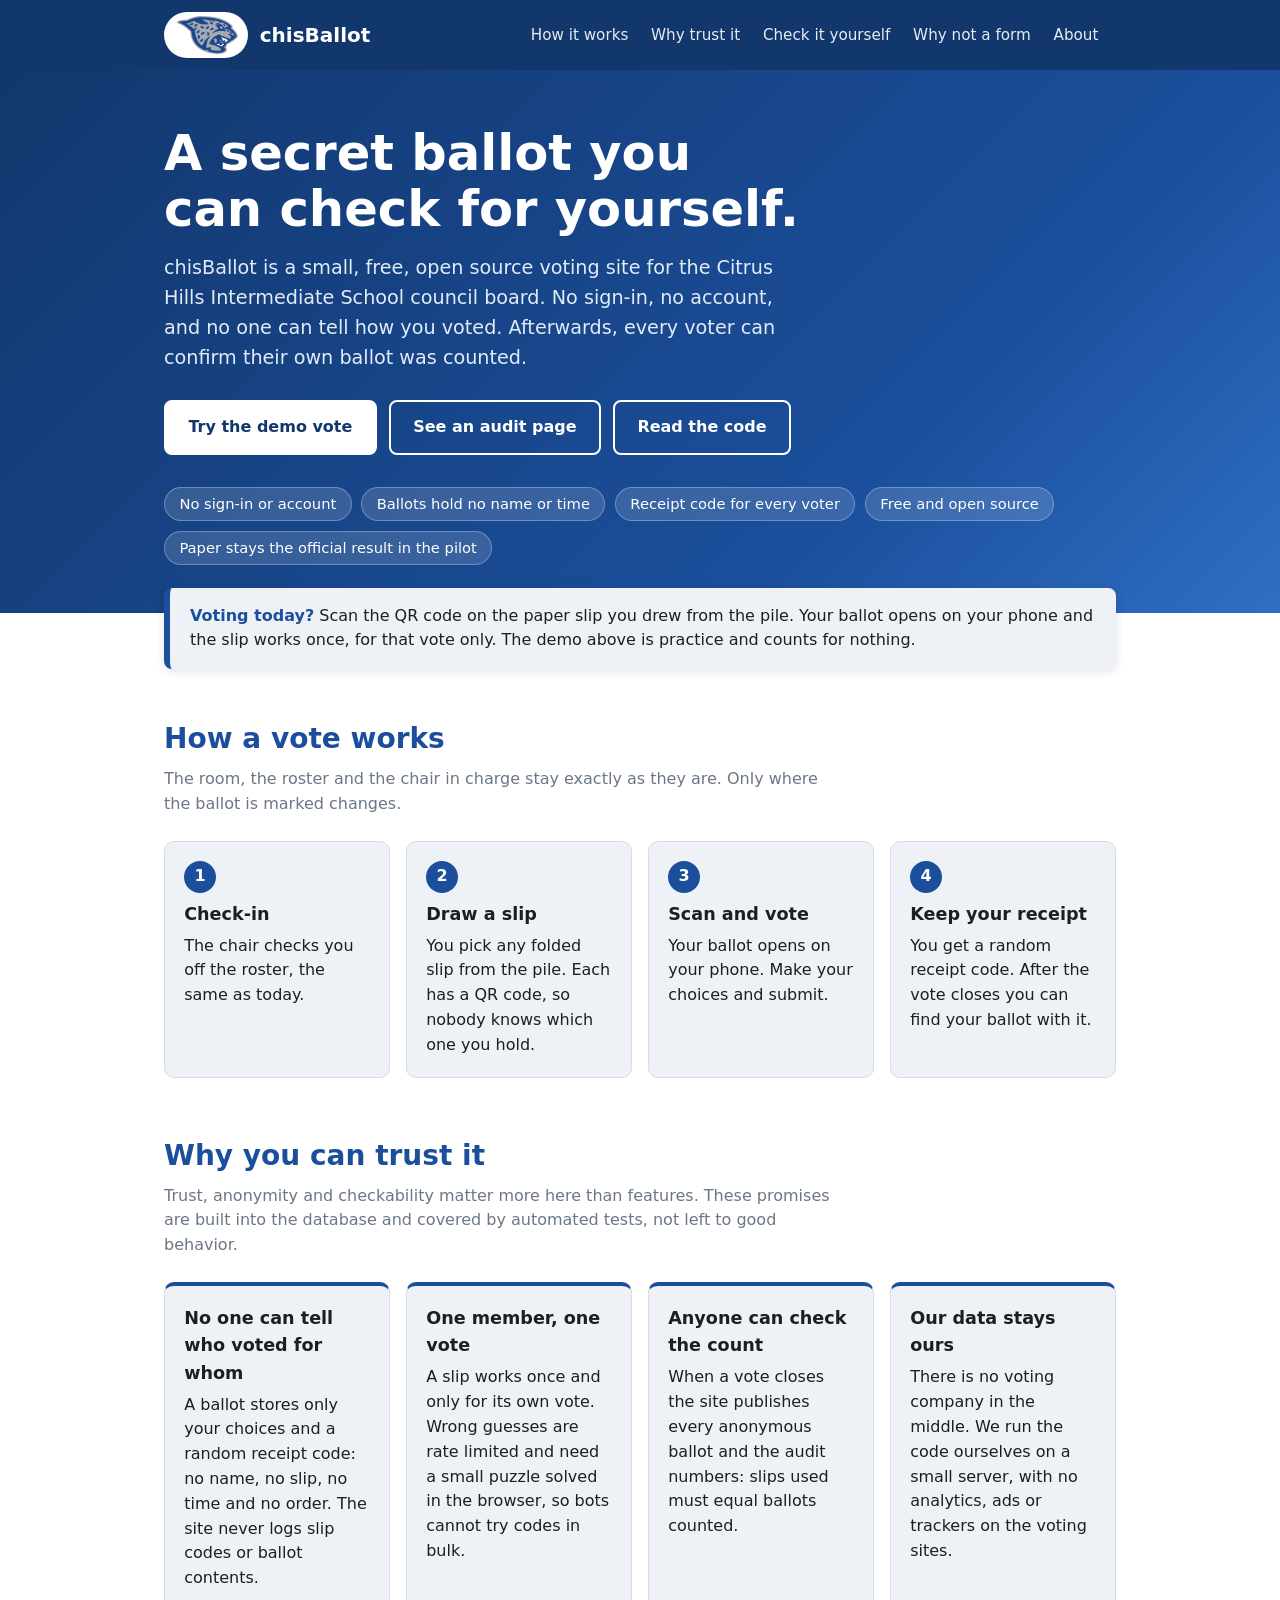
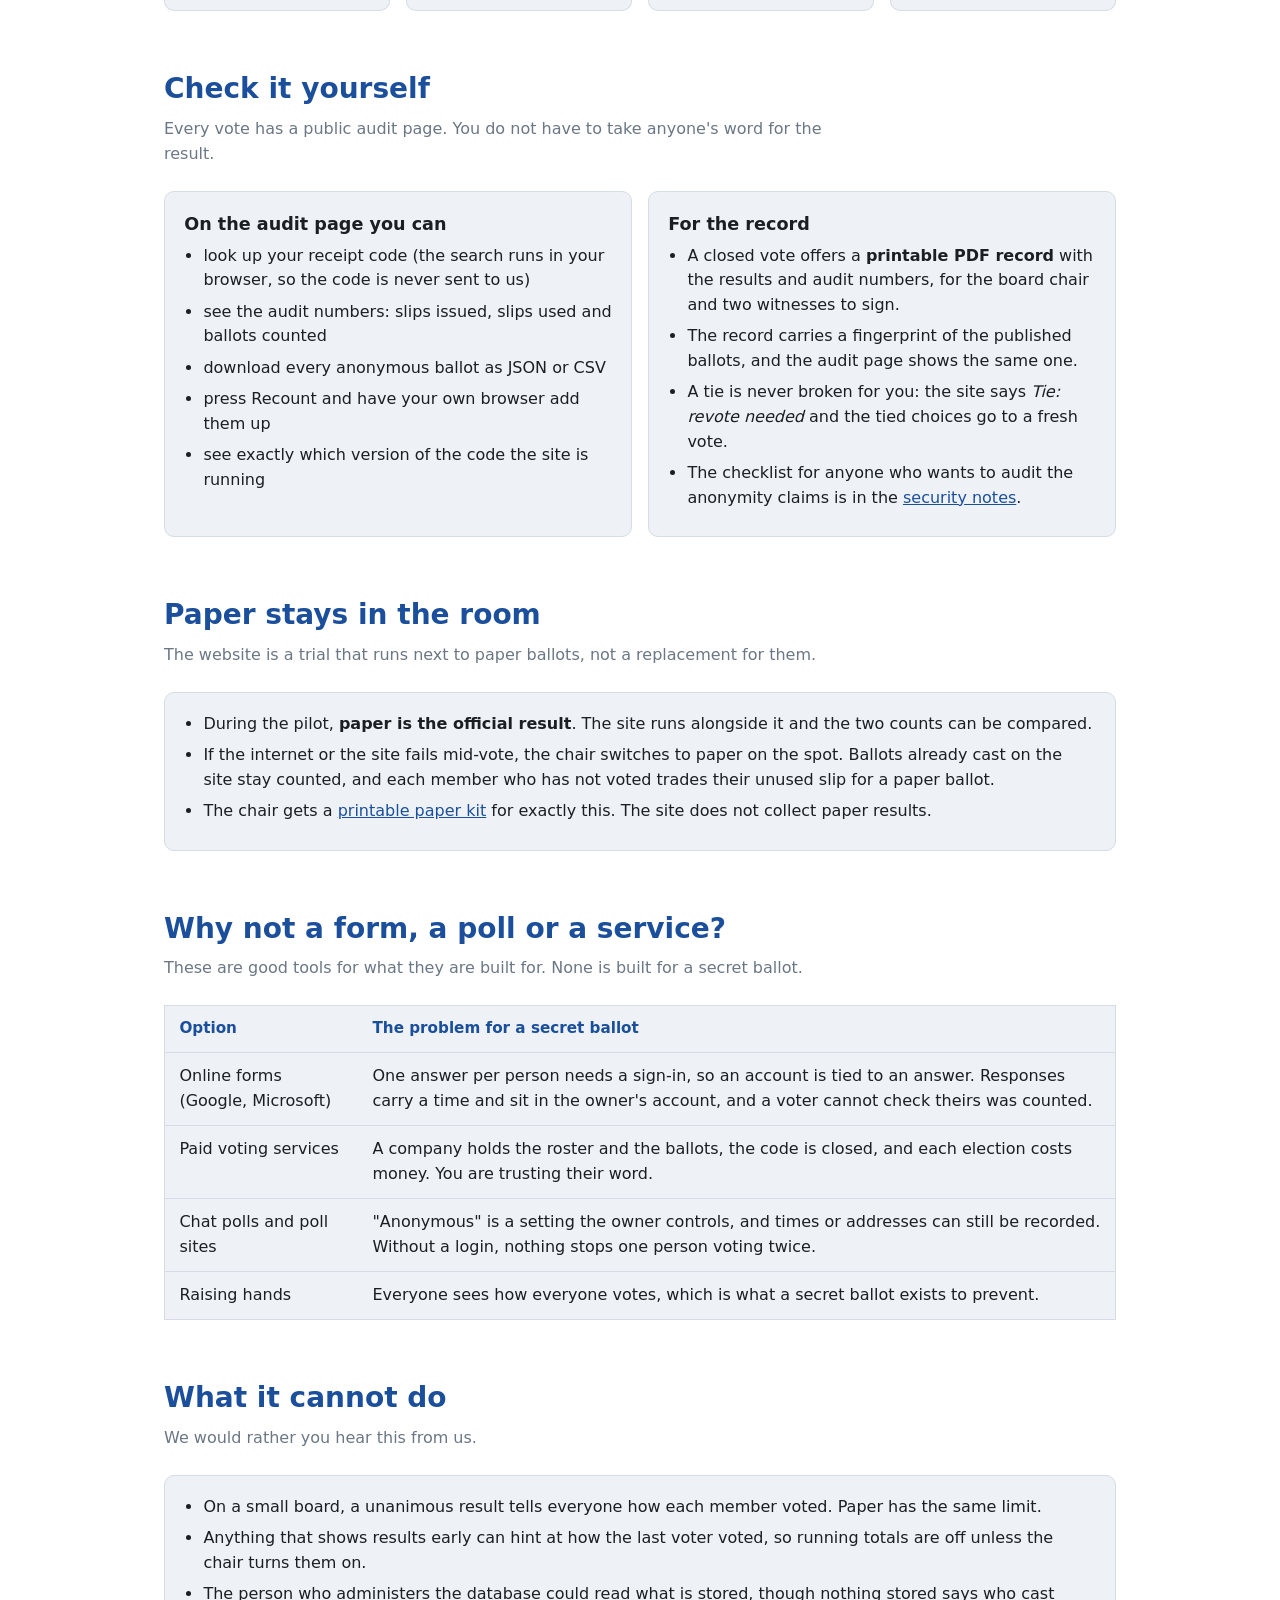
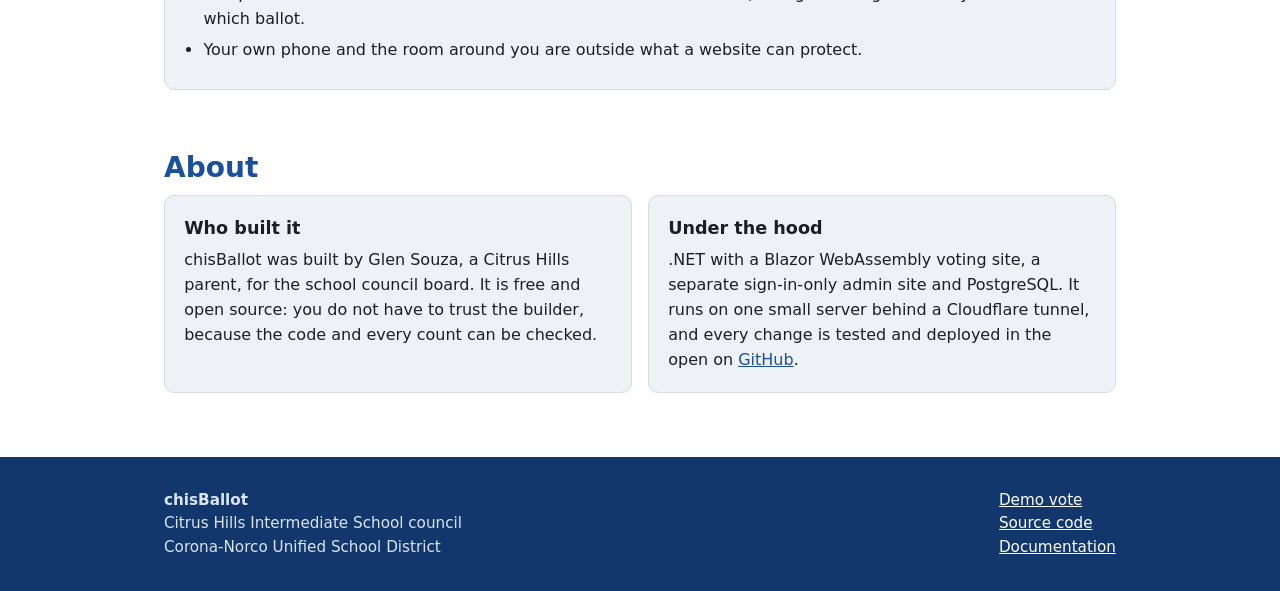
<file: site/index.html>
<!doctype html>
<html lang="en">
<head>
  <meta charset="utf-8">
  <meta name="viewport" content="width=device-width, initial-scale=1">
  <title>chisBallot: secret, checkable voting for the Citrus Hills school council</title>
  <meta name="description" content="A small open source voting site for the Citrus Hills Intermediate School council board. No sign-in, no account, a secret ballot, and a result every voter can check.">
  <meta name="theme-color" content="#1b4f9c">
  <meta property="og:title" content="chisBallot">
  <meta property="og:description" content="Secret, checkable voting for the Citrus Hills Intermediate School council. Free and open source.">
  <meta property="og:image" content="https://www.chisballot.org/logo.png">
  <link rel="icon" type="image/png" href="favicon.png">
  <style>
    :root {
      --blue: #1b4f9c; --blue-light: #2f6fc4; --blue-dark: #12376d;
      --gray: #6b7785; --ink: #1b1f24;
      --bg: #ffffff; --card: #eef2f7; --line: #d5dce6;
    }
    @media (prefers-color-scheme: dark) {
      :root { --bg: #11151b; --card: #1a212b; --ink: #e8edf3; --gray: #a3afbd; --line: #2b3542; --blue: #6ea2ec; --blue-light: #8db8f5; }
      .hero { background: linear-gradient(135deg, #12376d, #1b4f9c); }
    }
    * { box-sizing: border-box; }
    html { scroll-behavior: smooth; }
    body { margin: 0; font-family: system-ui, -apple-system, "Segoe UI", Roboto, sans-serif; line-height: 1.55; color: var(--ink); background: var(--bg); }
    a { color: var(--blue); }
    a:focus-visible, .btn:focus-visible { outline: 3px solid var(--blue-light); outline-offset: 2px; }
    .wrap { max-width: 62rem; margin: 0 auto; padding: 0 1.25rem; }

    header.top { background: var(--blue-dark); color: #fff; }
    header.top .wrap { display: flex; flex-wrap: wrap; align-items: center; justify-content: space-between; gap: 0.5rem 1.5rem; padding-top: 0.75rem; padding-bottom: 0.75rem; }
    .brand { display: inline-flex; align-items: center; gap: 0.75rem; color: #fff; text-decoration: none; font-weight: 700; font-size: 1.25rem; }
    .logo-chip { height: 2.4rem; width: auto; background: #fff; border-radius: 999px; padding: 0.25rem 0.6rem; box-sizing: content-box; }
    nav a { color: #fff; text-decoration: none; margin-right: 1.1rem; font-size: 0.95rem; opacity: 0.9; }
    nav a:hover { opacity: 1; text-decoration: underline; }

    .hero { background: linear-gradient(135deg, var(--blue-dark), var(--blue) 70%, var(--blue-light)); color: #fff; padding: 3.5rem 0 3rem; }
    .hero h1 { font-size: clamp(2rem, 5vw, 3.1rem); line-height: 1.12; margin: 0 0 1rem; max-width: 40rem; }
    .hero p.lead { font-size: 1.2rem; max-width: 40rem; margin: 0 0 1.75rem; color: #e3ebf7; }
    .actions { display: flex; flex-wrap: wrap; gap: 0.75rem; }
    .btn { display: inline-block; padding: 0.8rem 1.4rem; border-radius: 8px; font-weight: 700; text-decoration: none; border: 2px solid #fff; }
    .btn.primary { background: #fff; color: var(--blue-dark); }
    .btn.ghost { color: #fff; }
    .btn:hover { filter: brightness(0.93); }

    .facts { display: flex; flex-wrap: wrap; gap: 0.6rem; list-style: none; padding: 0; margin: 2rem 0 0; }
    .facts li { background: rgba(255, 255, 255, 0.14); border: 1px solid rgba(255, 255, 255, 0.28); border-radius: 999px; padding: 0.3rem 0.9rem; font-size: 0.92rem; }

    .voting-now { background: var(--card); border-left: 6px solid var(--blue); border-radius: 8px; padding: 1rem 1.25rem; margin: -1.6rem 0 0; position: relative; box-shadow: 0 2px 10px rgba(0, 0, 0, 0.12); }
    .voting-now strong { color: var(--blue); }

    section { padding: 3rem 0 0.5rem; }
    h2 { color: var(--blue); font-size: 1.75rem; margin: 0 0 0.4rem; }
    h3 { margin: 0 0 0.35rem; font-size: 1.1rem; }
    .sub { color: var(--gray); margin: 0 0 1.5rem; max-width: 42rem; }
    .grid { display: grid; gap: 1rem; grid-template-columns: repeat(auto-fit, minmax(12.5rem, 1fr)); }
    .card { background: var(--card); border-radius: 10px; padding: 1.2rem; border: 1px solid var(--line); }
    .card p { margin: 0; }
    .step-n { display: inline-flex; align-items: center; justify-content: center; width: 2rem; height: 2rem; border-radius: 50%; background: var(--blue); color: #fff; font-weight: 700; margin-bottom: 0.5rem; }
    .card.accent { border-top: 4px solid var(--blue); }

    table { width: 100%; border-collapse: collapse; background: var(--card); border: 1px solid var(--line); }
    th, td { text-align: left; padding: 0.7rem 0.9rem; vertical-align: top; border-bottom: 1px solid var(--line); }
    th { color: var(--blue); font-size: 0.95rem; }
    tr:last-child td { border-bottom: 0; }
    .scroll { overflow-x: auto; }

    ul.plain { margin: 0; padding-left: 1.2rem; }
    ul.plain li { margin-bottom: 0.4rem; }

    .two { display: grid; gap: 1rem; grid-template-columns: repeat(auto-fit, minmax(18rem, 1fr)); }
    footer { margin-top: 3.5rem; background: var(--blue-dark); color: #dbe4f2; padding: 2rem 0; font-size: 0.95rem; }
    footer a { color: #fff; }
    footer .cols { display: flex; flex-wrap: wrap; gap: 1.5rem 3rem; justify-content: space-between; }
  </style>
</head>
<body>
  <header class="top">
    <div class="wrap">
      <a class="brand" href="/"><img class="logo-chip" src="logo.png" alt="Citrus Hills Intermediate School jaguar" width="360" height="214">chisBallot</a>
      <nav aria-label="Sections">
        <a href="#how">How it works</a>
        <a href="#trust">Why trust it</a>
        <a href="#check">Check it yourself</a>
        <a href="#why">Why not a form</a>
        <a href="#about">About</a>
      </nav>
    </div>
  </header>

  <div class="hero">
    <div class="wrap">
      <h1>A secret ballot you can check for yourself.</h1>
      <p class="lead">chisBallot is a small, free, open source voting site for the Citrus Hills Intermediate School council board. No sign-in, no account, and no one can tell how you voted. Afterwards, every voter can confirm their own ballot was counted.</p>
      <div class="actions">
        <a class="btn primary" href="https://vote.chisballot.org/e/demo">Try the demo vote</a>
        <a class="btn ghost" href="https://vote.chisballot.org/audit/demo">See an audit page</a>
        <a class="btn ghost" href="https://github.com/glensouza/chisBallot">Read the code</a>
      </div>
      <ul class="facts">
        <li>No sign-in or account</li>
        <li>Ballots hold no name or time</li>
        <li>Receipt code for every voter</li>
        <li>Free and open source</li>
        <li>Paper stays the official result in the pilot</li>
      </ul>
    </div>
  </div>

  <main class="wrap">
    <div class="voting-now">
      <strong>Voting today?</strong> Scan the QR code on the paper slip you drew from the pile. Your ballot opens on your phone and the slip works once, for that vote only. The demo above is practice and counts for nothing.
    </div>

    <section id="how">
      <h2>How a vote works</h2>
      <p class="sub">The room, the roster and the chair in charge stay exactly as they are. Only where the ballot is marked changes.</p>
      <div class="grid">
        <div class="card"><span class="step-n">1</span><h3>Check-in</h3><p>The chair checks you off the roster, the same as today.</p></div>
        <div class="card"><span class="step-n">2</span><h3>Draw a slip</h3><p>You pick any folded slip from the pile. Each has a QR code, so nobody knows which one you hold.</p></div>
        <div class="card"><span class="step-n">3</span><h3>Scan and vote</h3><p>Your ballot opens on your phone. Make your choices and submit.</p></div>
        <div class="card"><span class="step-n">4</span><h3>Keep your receipt</h3><p>You get a random receipt code. After the vote closes you can find your ballot with it.</p></div>
      </div>
    </section>

    <section id="trust">
      <h2>Why you can trust it</h2>
      <p class="sub">Trust, anonymity and checkability matter more here than features. These promises are built into the database and covered by automated tests, not left to good behavior.</p>
      <div class="grid">
        <div class="card accent"><h3>No one can tell who voted for whom</h3><p>A ballot stores only your choices and a random receipt code: no name, no slip, no time and no order. The site never logs slip codes or ballot contents.</p></div>
        <div class="card accent"><h3>One member, one vote</h3><p>A slip works once and only for its own vote. Wrong guesses are rate limited and need a small puzzle solved in the browser, so bots cannot try codes in bulk.</p></div>
        <div class="card accent"><h3>Anyone can check the count</h3><p>When a vote closes the site publishes every anonymous ballot and the audit numbers: slips used must equal ballots counted.</p></div>
        <div class="card accent"><h3>Our data stays ours</h3><p>There is no voting company in the middle. We run the code ourselves on a small server, with no analytics, ads or trackers on the voting sites.</p></div>
      </div>
    </section>

    <section id="check">
      <h2>Check it yourself</h2>
      <p class="sub">Every vote has a public audit page. You do not have to take anyone's word for the result.</p>
      <div class="two">
        <div class="card">
          <h3>On the audit page you can</h3>
          <ul class="plain">
            <li>look up your receipt code (the search runs in your browser, so the code is never sent to us)</li>
            <li>see the audit numbers: slips issued, slips used and ballots counted</li>
            <li>download every anonymous ballot as JSON or CSV</li>
            <li>press Recount and have your own browser add them up</li>
            <li>see exactly which version of the code the site is running</li>
          </ul>
        </div>
        <div class="card">
          <h3>For the record</h3>
          <ul class="plain">
            <li>A closed vote offers a <strong>printable PDF record</strong> with the results and audit numbers, for the board chair and two witnesses to sign.</li>
            <li>The record carries a fingerprint of the published ballots, and the audit page shows the same one.</li>
            <li>A tie is never broken for you: the site says <em>Tie: revote needed</em> and the tied choices go to a fresh vote.</li>
            <li>The checklist for anyone who wants to audit the anonymity claims is in the <a href="https://github.com/glensouza/chisBallot/blob/main/docs/anonymity-and-security.md">security notes</a>.</li>
          </ul>
        </div>
      </div>
    </section>

    <section id="paper">
      <h2>Paper stays in the room</h2>
      <p class="sub">The website is a trial that runs next to paper ballots, not a replacement for them.</p>
      <div class="card">
        <ul class="plain">
          <li>During the pilot, <strong>paper is the official result</strong>. The site runs alongside it and the two counts can be compared.</li>
          <li>If the internet or the site fails mid-vote, the chair switches to paper on the spot. Ballots already cast on the site stay counted, and each member who has not voted trades their unused slip for a paper ballot.</li>
          <li>The chair gets a <a href="https://github.com/glensouza/chisBallot/blob/main/docs/paper-fallback.md">printable paper kit</a> for exactly this. The site does not collect paper results.</li>
        </ul>
      </div>
    </section>

    <section id="why">
      <h2>Why not a form, a poll or a service?</h2>
      <p class="sub">These are good tools for what they are built for. None is built for a secret ballot.</p>
      <div class="scroll">
        <table>
          <thead><tr><th>Option</th><th>The problem for a secret ballot</th></tr></thead>
          <tbody>
            <tr><td>Online forms (Google, Microsoft)</td><td>One answer per person needs a sign-in, so an account is tied to an answer. Responses carry a time and sit in the owner's account, and a voter cannot check theirs was counted.</td></tr>
            <tr><td>Paid voting services</td><td>A company holds the roster and the ballots, the code is closed, and each election costs money. You are trusting their word.</td></tr>
            <tr><td>Chat polls and poll sites</td><td>"Anonymous" is a setting the owner controls, and times or addresses can still be recorded. Without a login, nothing stops one person voting twice.</td></tr>
            <tr><td>Raising hands</td><td>Everyone sees how everyone votes, which is what a secret ballot exists to prevent.</td></tr>
          </tbody>
        </table>
      </div>
    </section>

    <section id="limits">
      <h2>What it cannot do</h2>
      <p class="sub">We would rather you hear this from us.</p>
      <div class="card">
        <ul class="plain">
          <li>On a small board, a unanimous result tells everyone how each member voted. Paper has the same limit.</li>
          <li>Anything that shows results early can hint at how the last voter voted, so running totals are off unless the chair turns them on.</li>
          <li>The person who administers the database could read what is stored, though nothing stored says who cast which ballot.</li>
          <li>Your own phone and the room around you are outside what a website can protect.</li>
        </ul>
      </div>
    </section>

    <section id="about">
      <h2>About</h2>
      <div class="two">
        <div class="card">
          <h3>Who built it</h3>
          <p>chisBallot was built by Glen Souza, a Citrus Hills parent, for the school council board. It is free and open source: you do not have to trust the builder, because the code and every count can be checked.</p>
        </div>
        <div class="card">
          <h3>Under the hood</h3>
          <p>.NET with a Blazor WebAssembly voting site, a separate sign-in-only admin site and PostgreSQL. It runs on one small server behind a Cloudflare tunnel, and every change is tested and deployed in the open on <a href="https://github.com/glensouza/chisBallot/actions">GitHub</a>.</p>
        </div>
      </div>
    </section>
  </main>

  <footer>
    <div class="wrap cols">
      <div>
        <strong>chisBallot</strong><br>
        Citrus Hills Intermediate School council<br>
        Corona-Norco Unified School District
      </div>
      <div>
        <a href="https://vote.chisballot.org/e/demo">Demo vote</a><br>
        <a href="https://github.com/glensouza/chisBallot">Source code</a><br>
        <a href="https://github.com/glensouza/chisBallot/tree/main/docs">Documentation</a>
      </div>
    </div>
  </footer>
</body>
</html>
</file>
